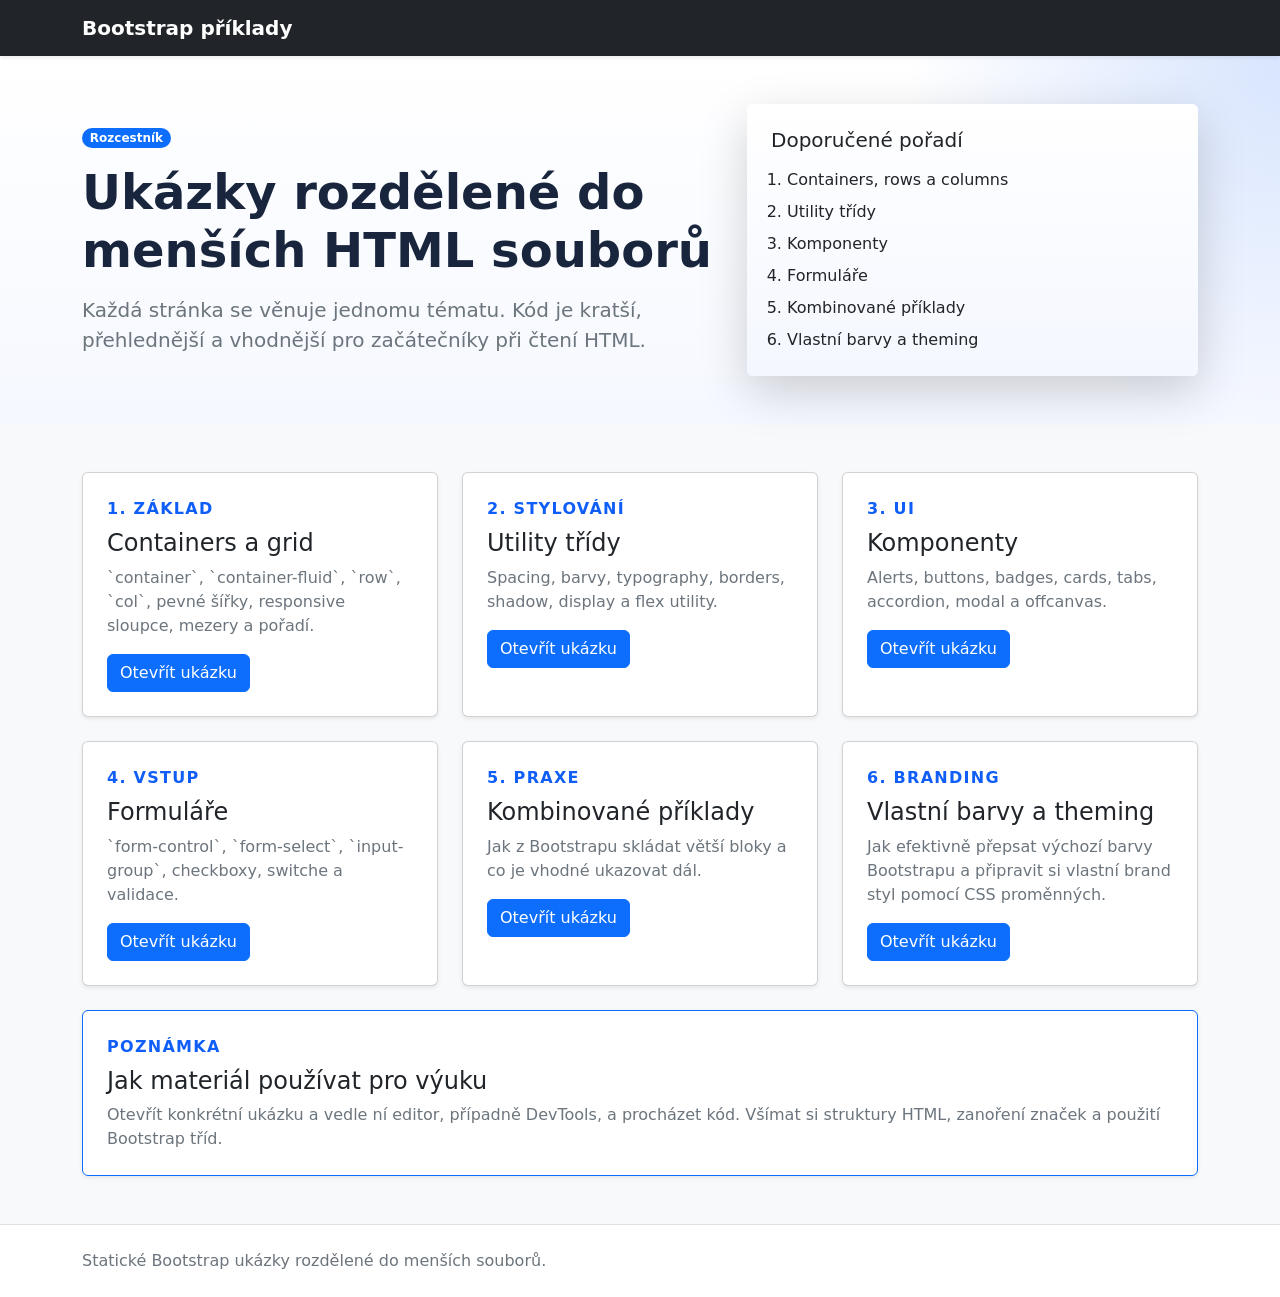
<file: index.html>
<!doctype html>
<html lang="cs">
  <head>
    <meta charset="utf-8">
    <meta name="viewport" content="width=device-width, initial-scale=1">
    <title>Bootstrap - přehled ukázek</title>
    <link
      href="https://cdn.jsdelivr.net/npm/bootstrap@5.3.8/dist/css/bootstrap.min.css"
      rel="stylesheet"
    >
    <link rel="stylesheet" href="./styles.css">
  </head>
  <body class="bg-body-tertiary">
    <nav class="navbar navbar-expand-lg bg-dark navbar-dark shadow-sm">
      <div class="container">
        <a class="navbar-brand fw-semibold" href="./index.html">Bootstrap příklady</a>
      </div>
    </nav>

    <header class="py-5 hero-section">
      <div class="container">
        <div class="row g-4 align-items-center">
          <div class="col-lg-7">
            <span class="badge text-bg-primary rounded-pill mb-3">Rozcestník</span>
            <h1 class="display-5 fw-bold mb-3">Ukázky rozdělené do menších HTML souborů</h1>
            <p class="lead text-secondary mb-0">
              Každá stránka se věnuje jednomu tématu. Kód je kratší, přehlednější
              a vhodnější pro začátečníky při čtení HTML.
            </p>
          </div>
          <div class="col-lg-5">
            <div class="card border-0 shadow-lg demo-card">
              <div class="card-body p-4">
                <h2 class="h5 mb-3">Doporučené pořadí</h2>
                <ol class="mb-0 ps-3">
                  <li class="mb-2">Containers, rows a columns</li>
                  <li class="mb-2">Utility třídy</li>
                  <li class="mb-2">Komponenty</li>
                  <li class="mb-2">Formuláře</li>
                  <li class="mb-2">Kombinované příklady</li>
                  <li>Vlastní barvy a theming</li>
                </ol>
              </div>
            </div>
          </div>
        </div>
      </div>
    </header>

    <main class="py-5">
      <div class="container">
        <div class="row g-4">
          <div class="col-md-6 col-xl-4">
            <div class="card h-100 shadow-sm">
              <div class="card-body p-4">
                <p class="section-kicker">1. Základ</p>
                <h2 class="h4">Containers a grid</h2>
                <p class="text-secondary">
                  `container`, `container-fluid`, `row`, `col`,
                  pevné šířky, responsive sloupce, mezery a pořadí.
                </p>
                <a class="btn btn-primary" href="./01-containers-grid.html">Otevřít ukázku</a>
              </div>
            </div>
          </div>

          <div class="col-md-6 col-xl-4">
            <div class="card h-100 shadow-sm">
              <div class="card-body p-4">
                <p class="section-kicker">2. Stylování</p>
                <h2 class="h4">Utility třídy</h2>
                <p class="text-secondary">
                  Spacing, barvy, typography, borders, shadow,
                  display a flex utility.
                </p>
                <a class="btn btn-primary" href="./02-utilities.html">Otevřít ukázku</a>
              </div>
            </div>
          </div>

          <div class="col-md-6 col-xl-4">
            <div class="card h-100 shadow-sm">
              <div class="card-body p-4">
                <p class="section-kicker">3. UI</p>
                <h2 class="h4">Komponenty</h2>
                <p class="text-secondary">
                  Alerts, buttons, badges, cards, tabs,
                  accordion, modal a offcanvas.
                </p>
                <a class="btn btn-primary" href="./03-components.html">Otevřít ukázku</a>
              </div>
            </div>
          </div>

          <div class="col-md-6 col-xl-4">
            <div class="card h-100 shadow-sm">
              <div class="card-body p-4">
                <p class="section-kicker">4. Vstup</p>
                <h2 class="h4">Formuláře</h2>
                <p class="text-secondary">
                  `form-control`, `form-select`, `input-group`,
                  checkboxy, switche a validace.
                </p>
                <a class="btn btn-primary" href="./04-forms.html">Otevřít ukázku</a>
              </div>
            </div>
          </div>

          <div class="col-md-6 col-xl-4">
            <div class="card h-100 shadow-sm">
              <div class="card-body p-4">
                <p class="section-kicker">5. Praxe</p>
                <h2 class="h4">Kombinované příklady</h2>
                <p class="text-secondary">
                  Jak z Bootstrapu skládat větší bloky a
                  co je vhodné ukazovat dál.
                </p>
                <a class="btn btn-primary" href="./05-layout-examples.html">Otevřít ukázku</a>
              </div>
            </div>
          </div>

          <div class="col-md-6 col-xl-4">
            <div class="card h-100 shadow-sm">
              <div class="card-body p-4">
                <p class="section-kicker">6. Branding</p>
                <h2 class="h4">Vlastní barvy a theming</h2>
                <p class="text-secondary">
                  Jak efektivně přepsat výchozí barvy Bootstrapu a připravit si
                  vlastní brand styl pomocí CSS proměnných.
                </p>
                <a class="btn btn-primary" href="./06-brand-theming.html">Otevřít ukázku</a>
              </div>
            </div>
          </div>
        </div>

        <div class="card shadow-sm border-primary mt-4">
          <div class="card-body p-4">
            <p class="section-kicker">Poznámka</p>
            <h2 class="h4">Jak materiál používat pro výuku</h2>
            <p class="text-secondary mb-0">
              Otevřít konkrétní ukázku a vedle ní editor, případně DevTools, a procházet kód.
              Všímat si struktury HTML, zanoření značek a použití Bootstrap tříd.
            </p>
          </div>
        </div>
      </div>
    </main>

    <footer class="py-4 border-top bg-body">
      <div class="container">
        <p class="mb-0 text-secondary">Statické Bootstrap ukázky rozdělené do menších souborů.</p>
      </div>
    </footer>
  </body>
</html>
</file>
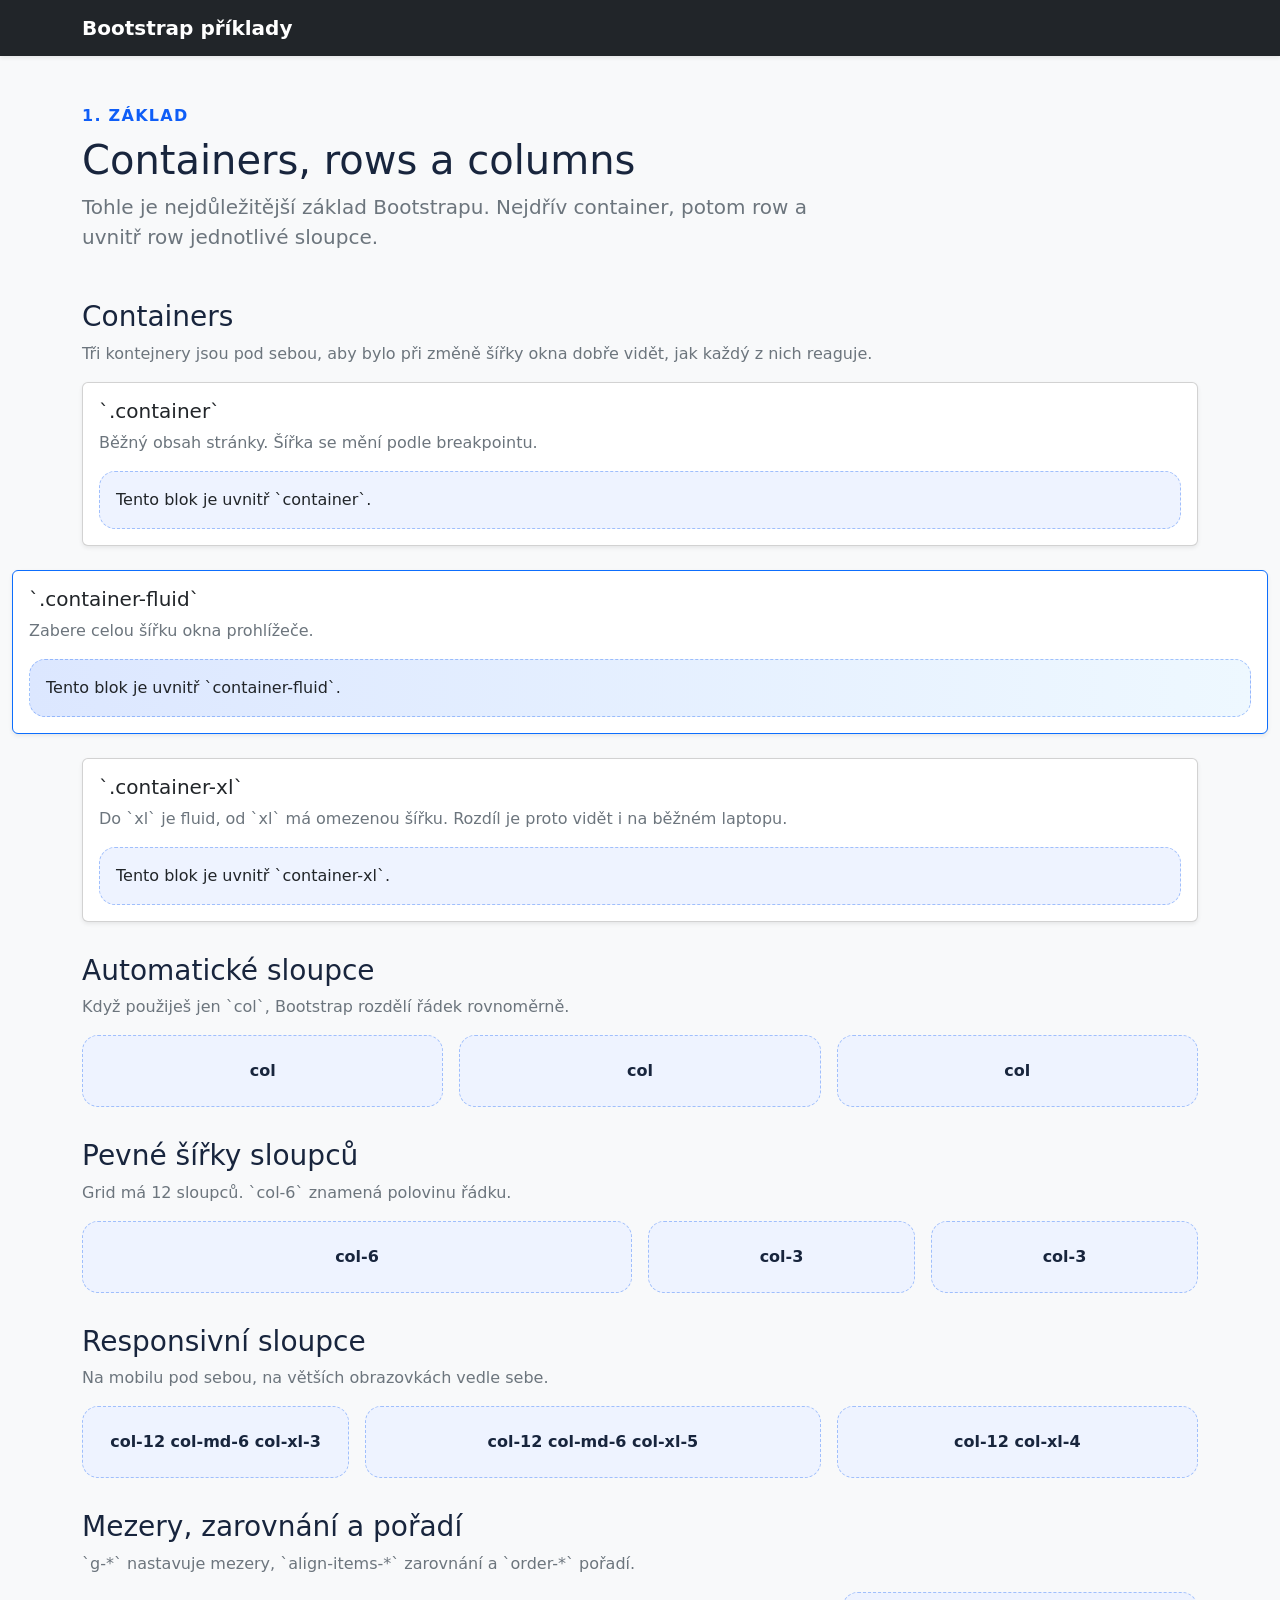
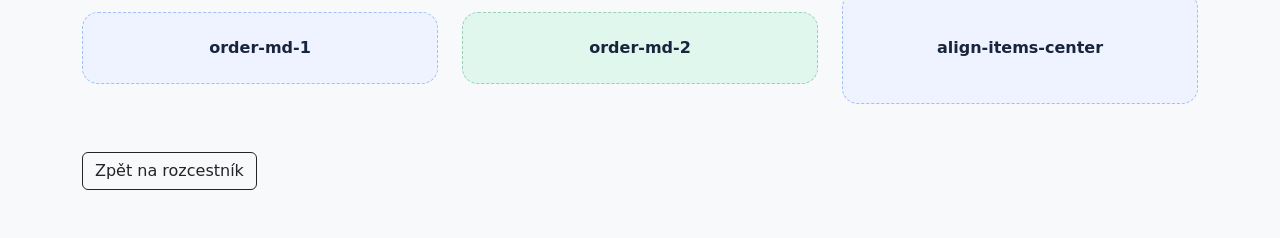
<file: 01-containers-grid.html>
<!doctype html>
<html lang="cs">
  <head>
    <meta charset="utf-8">
    <meta name="viewport" content="width=device-width, initial-scale=1">
    <title>Bootstrap - containers a grid</title>
    <link
      href="https://cdn.jsdelivr.net/npm/bootstrap@5.3.8/dist/css/bootstrap.min.css"
      rel="stylesheet"
    >
    <link rel="stylesheet" href="./styles.css">
  </head>
  <body class="bg-body-tertiary">
    <nav class="navbar navbar-expand-lg bg-dark navbar-dark shadow-sm">
      <div class="container">
        <a class="navbar-brand fw-semibold" href="./index.html">Bootstrap příklady</a>
      </div>
    </nav>

    <main class="py-5">
      <div class="container">
        <div class="page-intro">
          <p class="section-kicker">1. Základ</p>
          <h1>Containers, rows a columns</h1>
          <p class="lead text-secondary mb-0">
            Tohle je nejdůležitější základ Bootstrapu. Nejdřív container, potom row
            a uvnitř row jednotlivé sloupce.
          </p>
        </div>
      </div>

      <section class="example-block">
        <div class="container">
          <h2 class="h3">Containers</h2>
          <p class="text-secondary">
            Tři kontejnery jsou pod sebou, aby bylo při změně šířky okna dobře vidět,
            jak každý z nich reaguje.
          </p>
        </div>

        <div class="container mb-4">
          <div class="card shadow-sm">
            <div class="card-body">
              <h3 class="h5">`.container`</h3>
              <p class="text-secondary">Běžný obsah stránky. Šířka se mění podle breakpointu.</p>
              <div class="demo-box">Tento blok je uvnitř `container`.</div>
            </div>
          </div>
        </div>

        <div class="container-fluid mb-4">
          <div class="card shadow-sm border-primary">
            <div class="card-body">
              <h3 class="h5">`.container-fluid`</h3>
              <p class="text-secondary">Zabere celou šířku okna prohlížeče.</p>
              <div class="demo-box demo-box-fluid">Tento blok je uvnitř `container-fluid`.</div>
            </div>
          </div>
        </div>

        <div class="container-xl">
          <div class="card shadow-sm">
            <div class="card-body">
              <h3 class="h5">`.container-xl`</h3>
              <p class="text-secondary">Do `xl` je fluid, od `xl` má omezenou šířku. Rozdíl je proto vidět i na běžném laptopu.</p>
              <div class="demo-box">Tento blok je uvnitř `container-xl`.</div>
            </div>
          </div>
        </div>
      </section>

      <div class="container">
        <section class="example-block">
          <h2 class="h3">Automatické sloupce</h2>
          <p class="text-secondary">Když použiješ jen `col`, Bootstrap rozdělí řádek rovnoměrně.</p>
          <div class="row g-3">
            <div class="col"><div class="grid-demo">col</div></div>
            <div class="col"><div class="grid-demo">col</div></div>
            <div class="col"><div class="grid-demo">col</div></div>
          </div>
        </section>

        <section class="example-block">
          <h2 class="h3">Pevné šířky sloupců</h2>
          <p class="text-secondary">Grid má 12 sloupců. `col-6` znamená polovinu řádku.</p>
          <div class="row g-3">
            <div class="col-6"><div class="grid-demo">col-6</div></div>
            <div class="col-3"><div class="grid-demo">col-3</div></div>
            <div class="col-3"><div class="grid-demo">col-3</div></div>
          </div>
        </section>

        <section class="example-block">
          <h2 class="h3">Responsivní sloupce</h2>
          <p class="text-secondary">Na mobilu pod sebou, na větších obrazovkách vedle sebe.</p>
          <div class="row g-3">
            <div class="col-12 col-md-6 col-xl-3">
              <div class="grid-demo">col-12 col-md-6 col-xl-3</div>
            </div>
            <div class="col-12 col-md-6 col-xl-5">
              <div class="grid-demo">col-12 col-md-6 col-xl-5</div>
            </div>
            <div class="col-12 col-xl-4">
              <div class="grid-demo">col-12 col-xl-4</div>
            </div>
          </div>
        </section>

        <section class="example-block">
          <h2 class="h3">Mezery, zarovnání a pořadí</h2>
          <p class="text-secondary">`g-*` nastavuje mezery, `align-items-*` zarovnání a `order-*` pořadí.</p>
          <div class="row g-4 align-items-center">
            <div class="col-md-4 order-md-2">
              <div class="grid-demo grid-demo-accent">order-md-2</div>
            </div>
            <div class="col-md-4 order-md-1">
              <div class="grid-demo">order-md-1</div>
            </div>
            <div class="col-md-4 order-md-3">
              <div class="grid-demo grid-demo-tall">align-items-center</div>
            </div>
          </div>
        </section>

        <div class="mt-5">
          <a class="btn btn-outline-dark" href="./index.html">Zpět na rozcestník</a>
        </div>
      </div>
    </main>
  </body>
</html>
</file>
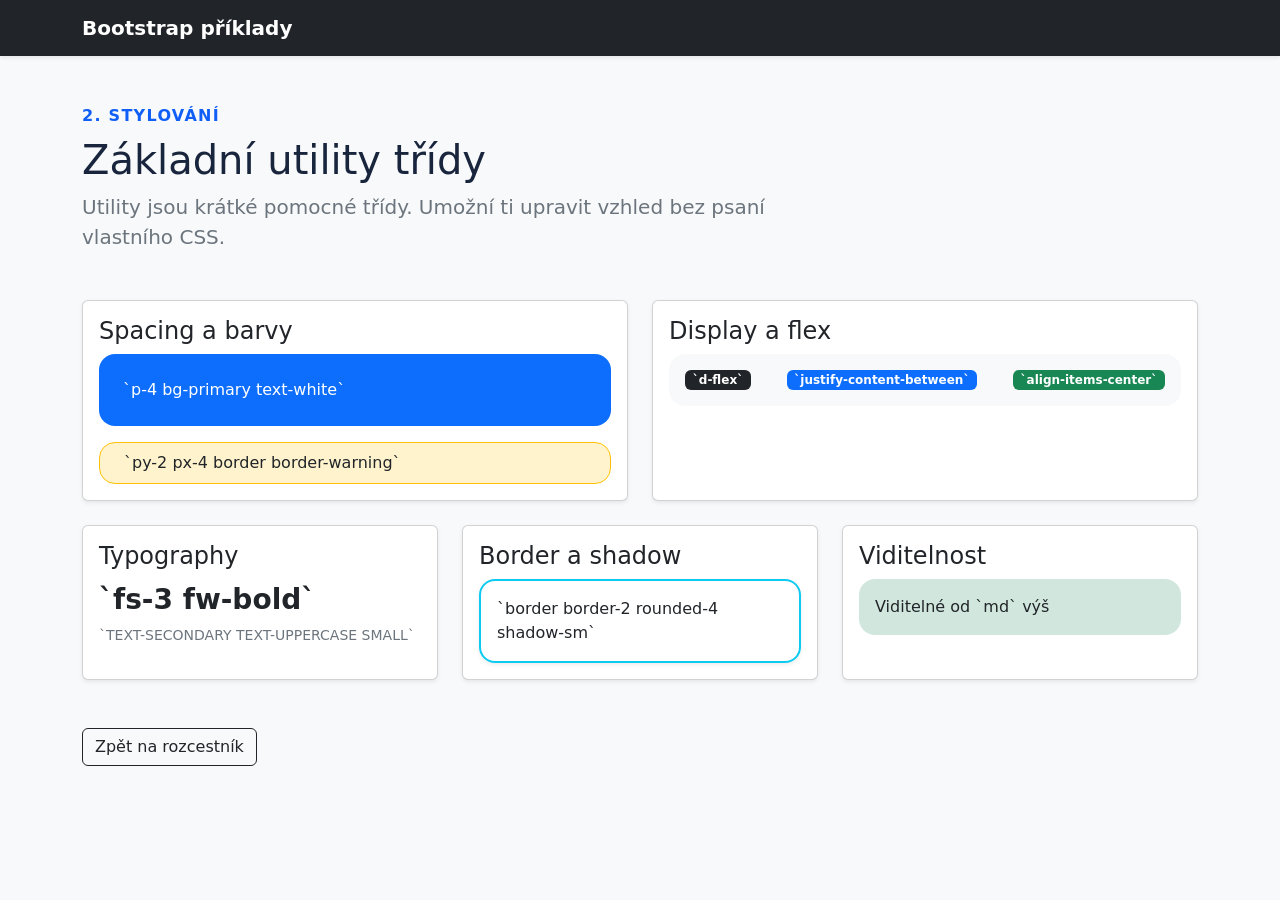
<file: 02-utilities.html>
<!doctype html>
<html lang="cs">
  <head>
    <meta charset="utf-8">
    <meta name="viewport" content="width=device-width, initial-scale=1">
    <title>Bootstrap - utility třídy</title>
    <link
      href="https://cdn.jsdelivr.net/npm/bootstrap@5.3.8/dist/css/bootstrap.min.css"
      rel="stylesheet"
    >
    <link rel="stylesheet" href="./styles.css">
  </head>
  <body class="bg-body-tertiary">
    <nav class="navbar navbar-expand-lg bg-dark navbar-dark shadow-sm">
      <div class="container">
        <a class="navbar-brand fw-semibold" href="./index.html">Bootstrap příklady</a>
      </div>
    </nav>

    <main class="py-5">
      <div class="container">
        <div class="page-intro">
          <p class="section-kicker">2. Stylování</p>
          <h1>Základní utility třídy</h1>
          <p class="lead text-secondary mb-0">
            Utility jsou krátké pomocné třídy. Umožní ti upravit vzhled bez psaní vlastního CSS.
          </p>
        </div>

        <div class="row g-4">
          <div class="col-lg-6">
            <div class="card h-100 shadow-sm">
              <div class="card-body">
                <h2 class="h4">Spacing a barvy</h2>
                <div class="p-4 mb-3 rounded-4 bg-primary text-white">`p-4 bg-primary text-white`</div>
                <div class="py-2 px-4 rounded-4 bg-warning-subtle text-dark border border-warning">
                  `py-2 px-4 border border-warning`
                </div>
              </div>
            </div>
          </div>

          <div class="col-lg-6">
            <div class="card h-100 shadow-sm">
              <div class="card-body">
                <h2 class="h4">Display a flex</h2>
                <div class="d-flex justify-content-between align-items-center gap-3 p-3 bg-body-tertiary rounded-4">
                  <span class="badge text-bg-dark">`d-flex`</span>
                  <span class="badge text-bg-primary">`justify-content-between`</span>
                  <span class="badge text-bg-success">`align-items-center`</span>
                </div>
              </div>
            </div>
          </div>

          <div class="col-lg-4">
            <div class="card h-100 shadow-sm">
              <div class="card-body">
                <h2 class="h4">Typography</h2>
                <p class="fs-3 fw-bold mb-1">`fs-3 fw-bold`</p>
                <p class="text-secondary text-uppercase small mb-0">`text-secondary text-uppercase small`</p>
              </div>
            </div>
          </div>

          <div class="col-lg-4">
            <div class="card h-100 shadow-sm">
              <div class="card-body">
                <h2 class="h4">Border a shadow</h2>
                <div class="p-3 border border-2 border-info rounded-4 shadow-sm">
                  `border border-2 rounded-4 shadow-sm`
                </div>
              </div>
            </div>
          </div>

          <div class="col-lg-4">
            <div class="card h-100 shadow-sm">
              <div class="card-body">
                <h2 class="h4">Viditelnost</h2>
                <div class="d-none d-md-block p-3 bg-success-subtle rounded-4">
                  Viditelné od `md` výš
                </div>
                <div class="d-md-none p-3 bg-danger-subtle rounded-4 mt-2">
                  Viditelné jen pod `md`
                </div>
              </div>
            </div>
          </div>
        </div>

        <div class="mt-5">
          <a class="btn btn-outline-dark" href="./index.html">Zpět na rozcestník</a>
        </div>
      </div>
    </main>
  </body>
</html>
</file>
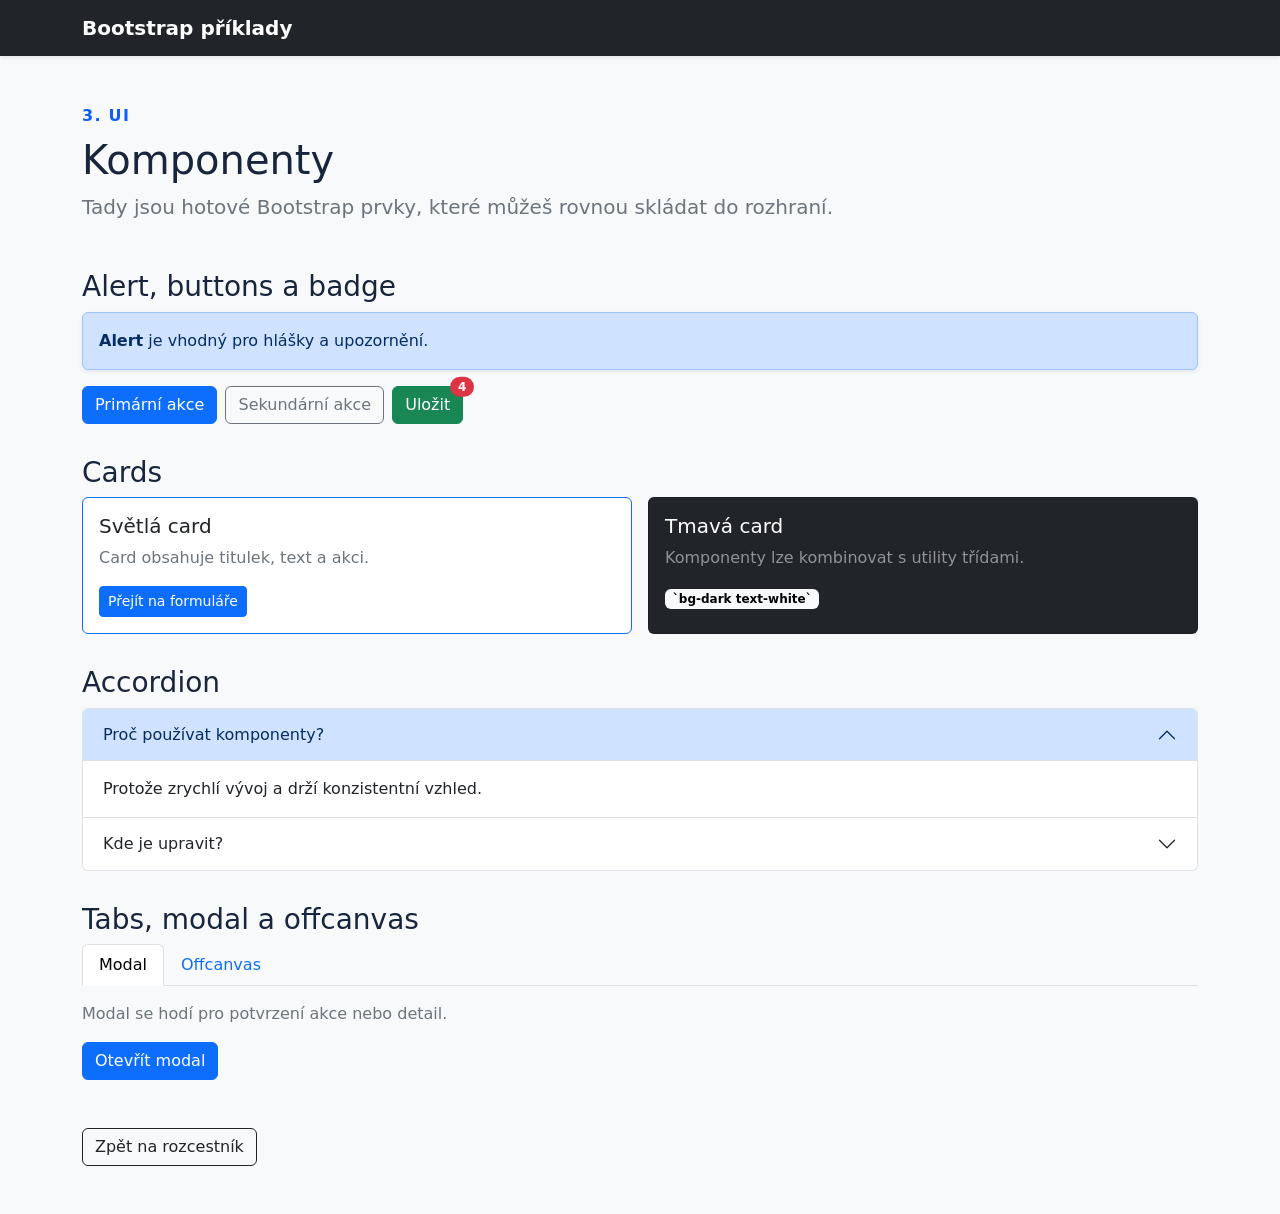
<file: 03-components.html>
<!doctype html>
<html lang="cs">
  <head>
    <meta charset="utf-8">
    <meta name="viewport" content="width=device-width, initial-scale=1">
    <title>Bootstrap - komponenty</title>
    <link
      href="https://cdn.jsdelivr.net/npm/bootstrap@5.3.8/dist/css/bootstrap.min.css"
      rel="stylesheet"
    >
    <link rel="stylesheet" href="./styles.css">
  </head>
  <body class="bg-body-tertiary">
    <nav class="navbar navbar-expand-lg bg-dark navbar-dark shadow-sm">
      <div class="container">
        <a class="navbar-brand fw-semibold" href="./index.html">Bootstrap příklady</a>
      </div>
    </nav>

    <main class="py-5">
      <div class="container">
        <div class="page-intro">
          <p class="section-kicker">3. UI</p>
          <h1>Komponenty</h1>
          <p class="lead text-secondary mb-0">
            Tady jsou hotové Bootstrap prvky, které můžeš rovnou skládat do rozhraní.
          </p>
        </div>

        <section class="example-block">
          <h2 class="h3">Alert, buttons a badge</h2>
          <div class="alert alert-primary shadow-sm" role="alert">
            <strong>Alert</strong> je vhodný pro hlášky a upozornění.
          </div>
          <div class="d-flex flex-wrap gap-2">
            <button class="btn btn-primary">Primární akce</button>
            <button class="btn btn-outline-secondary">Sekundární akce</button>
            <button class="btn btn-success position-relative">
              Uložit
              <span class="position-absolute top-0 start-100 translate-middle badge rounded-pill text-bg-danger">4</span>
            </button>
          </div>
        </section>

        <section class="example-block">
          <h2 class="h3">Cards</h2>
          <div class="row g-3">
            <div class="col-md-6">
              <div class="card h-100 border-primary">
                <div class="card-body">
                  <h3 class="card-title h5">Světlá card</h3>
                  <p class="card-text text-secondary">Card obsahuje titulek, text a akci.</p>
                  <a href="./04-forms.html" class="btn btn-sm btn-primary">Přejít na formuláře</a>
                </div>
              </div>
            </div>
            <div class="col-md-6">
              <div class="card h-100 bg-dark text-white">
                <div class="card-body">
                  <h3 class="card-title h5">Tmavá card</h3>
                  <p class="card-text text-white-50">Komponenty lze kombinovat s utility třídami.</p>
                  <span class="badge text-bg-light">`bg-dark text-white`</span>
                </div>
              </div>
            </div>
          </div>
        </section>

        <section class="example-block">
          <h2 class="h3">Accordion</h2>
          <div class="accordion" id="demoAccordion">
            <div class="accordion-item">
              <h3 class="accordion-header">
                <button class="accordion-button" type="button" data-bs-toggle="collapse" data-bs-target="#itemOne" aria-expanded="true" aria-controls="itemOne">
                  Proč používat komponenty?
                </button>
              </h3>
              <div id="itemOne" class="accordion-collapse collapse show" data-bs-parent="#demoAccordion">
                <div class="accordion-body">
                  Protože zrychlí vývoj a drží konzistentní vzhled.
                </div>
              </div>
            </div>
            <div class="accordion-item">
              <h3 class="accordion-header">
                <button class="accordion-button collapsed" type="button" data-bs-toggle="collapse" data-bs-target="#itemTwo" aria-expanded="false" aria-controls="itemTwo">
                  Kde je upravit?
                </button>
              </h3>
              <div id="itemTwo" class="accordion-collapse collapse" data-bs-parent="#demoAccordion">
                <div class="accordion-body">
                  Přes utility třídy, vlastní CSS nebo vlastní build Bootstrapu.
                </div>
              </div>
            </div>
          </div>
        </section>

        <section class="example-block">
          <h2 class="h3">Tabs, modal a offcanvas</h2>
          <ul class="nav nav-tabs mb-3" id="componentTabs" role="tablist">
            <li class="nav-item" role="presentation">
              <button class="nav-link active" id="modal-tab" data-bs-toggle="tab" data-bs-target="#modal-pane" type="button" role="tab" aria-controls="modal-pane" aria-selected="true">
                Modal
              </button>
            </li>
            <li class="nav-item" role="presentation">
              <button class="nav-link" id="offcanvas-tab" data-bs-toggle="tab" data-bs-target="#offcanvas-pane" type="button" role="tab" aria-controls="offcanvas-pane" aria-selected="false">
                Offcanvas
              </button>
            </li>
          </ul>

          <div class="tab-content">
            <div class="tab-pane fade show active" id="modal-pane" role="tabpanel" aria-labelledby="modal-tab" tabindex="0">
              <p class="text-secondary">Modal se hodí pro potvrzení akce nebo detail.</p>
              <button class="btn btn-primary" type="button" data-bs-toggle="modal" data-bs-target="#demoModal">
                Otevřít modal
              </button>
            </div>
            <div class="tab-pane fade" id="offcanvas-pane" role="tabpanel" aria-labelledby="offcanvas-tab" tabindex="0">
              <p class="text-secondary">Offcanvas je vhodný pro mobilní menu nebo boční panel.</p>
              <button class="btn btn-outline-primary" type="button" data-bs-toggle="offcanvas" data-bs-target="#demoOffcanvas" aria-controls="demoOffcanvas">
                Otevřít offcanvas
              </button>
            </div>
          </div>
        </section>

        <div class="mt-5">
          <a class="btn btn-outline-dark" href="./index.html">Zpět na rozcestník</a>
        </div>
      </div>
    </main>

    <div class="modal fade" id="demoModal" tabindex="-1" aria-labelledby="demoModalLabel" aria-hidden="true">
      <div class="modal-dialog modal-dialog-centered">
        <div class="modal-content">
          <div class="modal-header">
            <h2 class="modal-title fs-5" id="demoModalLabel">Bootstrap modal</h2>
            <button type="button" class="btn-close" data-bs-dismiss="modal" aria-label="Zavřít"></button>
          </div>
          <div class="modal-body">
            Tento dialog ukazuje interaktivní Bootstrap komponentu.
          </div>
          <div class="modal-footer">
            <button type="button" class="btn btn-secondary" data-bs-dismiss="modal">Zavřít</button>
            <button type="button" class="btn btn-primary">Potvrdit</button>
          </div>
        </div>
      </div>
    </div>

    <div class="offcanvas offcanvas-end" tabindex="-1" id="demoOffcanvas" aria-labelledby="demoOffcanvasLabel">
      <div class="offcanvas-header">
        <h2 class="offcanvas-title fs-5" id="demoOffcanvasLabel">Bootstrap offcanvas</h2>
        <button type="button" class="btn-close" data-bs-dismiss="offcanvas" aria-label="Zavřít"></button>
      </div>
      <div class="offcanvas-body">
        <p>Vhodné pro mobilní navigaci nebo filtry.</p>
        <a href="./index.html" class="btn btn-outline-primary" data-bs-dismiss="offcanvas">Zpět na rozcestník</a>
      </div>
    </div>

    <script src="https://cdn.jsdelivr.net/npm/bootstrap@5.3.8/dist/js/bootstrap.bundle.min.js"></script>
  </body>
</html>
</file>
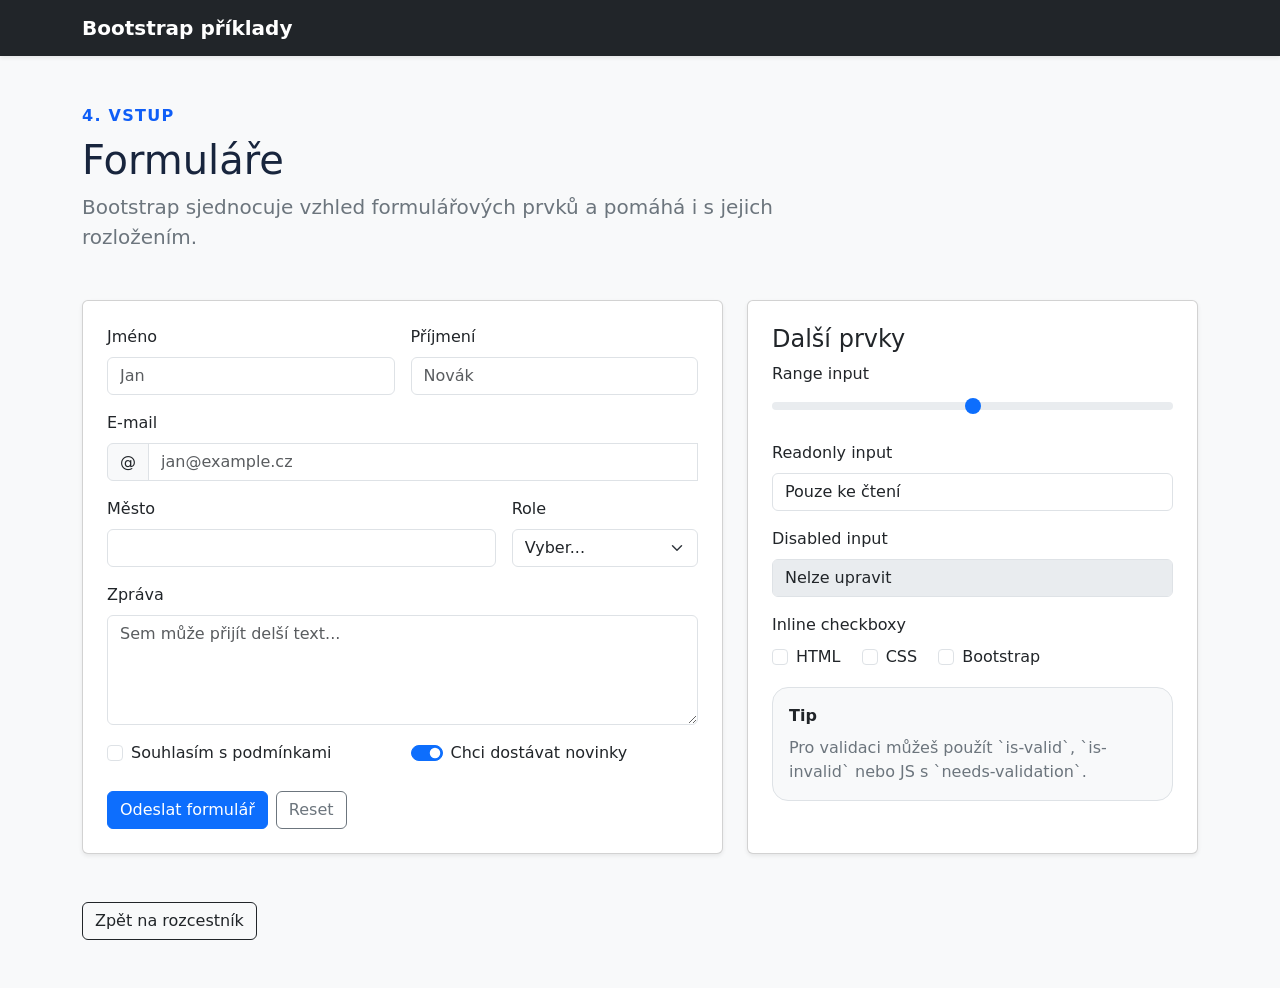
<file: 04-forms.html>
<!doctype html>
<html lang="cs">
  <head>
    <meta charset="utf-8">
    <meta name="viewport" content="width=device-width, initial-scale=1">
    <title>Bootstrap - formuláře</title>
    <link
      href="https://cdn.jsdelivr.net/npm/bootstrap@5.3.8/dist/css/bootstrap.min.css"
      rel="stylesheet"
    >
    <link rel="stylesheet" href="./styles.css">
  </head>
  <body class="bg-body-tertiary">
    <nav class="navbar navbar-expand-lg bg-dark navbar-dark shadow-sm">
      <div class="container">
        <a class="navbar-brand fw-semibold" href="./index.html">Bootstrap příklady</a>
      </div>
    </nav>

    <main class="py-5">
      <div class="container">
        <div class="page-intro">
          <p class="section-kicker">4. Vstup</p>
          <h1>Formuláře</h1>
          <p class="lead text-secondary mb-0">
            Bootstrap sjednocuje vzhled formulářových prvků a pomáhá i s jejich rozložením.
          </p>
        </div>

        <div class="row g-4">
          <div class="col-lg-7">
            <form class="card shadow-sm needs-validation" novalidate>
              <div class="card-body p-4">
                <div class="row g-3">
                  <div class="col-md-6">
                    <label for="firstName" class="form-label">Jméno</label>
                    <input type="text" class="form-control" id="firstName" placeholder="Jan" required>
                    <div class="invalid-feedback">Vyplň jméno.</div>
                  </div>

                  <div class="col-md-6">
                    <label for="lastName" class="form-label">Příjmení</label>
                    <input type="text" class="form-control" id="lastName" placeholder="Novák" required>
                    <div class="invalid-feedback">Vyplň příjmení.</div>
                  </div>

                  <div class="col-12">
                    <label for="email" class="form-label">E-mail</label>
                    <div class="input-group">
                      <span class="input-group-text">@</span>
                      <input type="email" class="form-control" id="email" placeholder="jan@example.cz" required>
                      <div class="invalid-feedback">Vyplň platný e-mail.</div>
                    </div>
                  </div>

                  <div class="col-md-8">
                    <label for="city" class="form-label">Město</label>
                    <input type="text" class="form-control" id="city" required>
                  </div>

                  <div class="col-md-4">
                    <label for="role" class="form-label">Role</label>
                    <select id="role" class="form-select" required>
                      <option selected disabled value="">Vyber...</option>
                      <option>Student</option>
                      <option>Lektor</option>
                      <option>Administrátor</option>
                    </select>
                  </div>

                  <div class="col-12">
                    <label for="message" class="form-label">Zpráva</label>
                    <textarea id="message" class="form-control" rows="4" placeholder="Sem může přijít delší text..."></textarea>
                  </div>

                  <div class="col-md-6">
                    <div class="form-check">
                      <input class="form-check-input" type="checkbox" value="" id="terms" required>
                      <label class="form-check-label" for="terms">Souhlasím s podmínkami</label>
                      <div class="invalid-feedback">Potvrď souhlas.</div>
                    </div>
                  </div>

                  <div class="col-md-6">
                    <div class="form-check form-switch">
                      <input class="form-check-input" type="checkbox" role="switch" id="newsletter" checked>
                      <label class="form-check-label" for="newsletter">Chci dostávat novinky</label>
                    </div>
                  </div>
                </div>

                <div class="d-flex flex-wrap gap-2 mt-4">
                  <button class="btn btn-primary" type="submit">Odeslat formulář</button>
                  <button class="btn btn-outline-secondary" type="reset">Reset</button>
                </div>
              </div>
            </form>
          </div>

          <div class="col-lg-5">
            <div class="card shadow-sm h-100">
              <div class="card-body p-4">
                <h2 class="h4">Další prvky</h2>

                <div class="mb-3">
                  <label for="range" class="form-label">Range input</label>
                  <input type="range" class="form-range" min="0" max="100" id="range">
                </div>

                <div class="mb-3">
                  <label for="readOnlyInput" class="form-label">Readonly input</label>
                  <input class="form-control" id="readOnlyInput" type="text" value="Pouze ke čtení" readonly>
                </div>

                <div class="mb-3">
                  <label for="disabledInput" class="form-label">Disabled input</label>
                  <input class="form-control" id="disabledInput" type="text" value="Nelze upravit" disabled>
                </div>

                <div class="mb-3">
                  <label class="form-label d-block">Inline checkboxy</label>
                  <div class="form-check form-check-inline">
                    <input class="form-check-input" type="checkbox" id="inline1" value="option1">
                    <label class="form-check-label" for="inline1">HTML</label>
                  </div>
                  <div class="form-check form-check-inline">
                    <input class="form-check-input" type="checkbox" id="inline2" value="option2">
                    <label class="form-check-label" for="inline2">CSS</label>
                  </div>
                  <div class="form-check form-check-inline">
                    <input class="form-check-input" type="checkbox" id="inline3" value="option3">
                    <label class="form-check-label" for="inline3">Bootstrap</label>
                  </div>
                </div>

                <div class="p-3 rounded-4 bg-body-tertiary border">
                  <p class="mb-2 fw-semibold">Tip</p>
                  <p class="mb-0 text-secondary">
                    Pro validaci můžeš použít `is-valid`, `is-invalid` nebo JS s `needs-validation`.
                  </p>
                </div>
              </div>
            </div>
          </div>
        </div>

        <div class="mt-5">
          <a class="btn btn-outline-dark" href="./index.html">Zpět na rozcestník</a>
        </div>
      </div>
    </main>

    <script>
      (() => {
        const forms = document.querySelectorAll('.needs-validation');
        Array.from(forms).forEach((form) => {
          form.addEventListener('submit', (event) => {
            if (!form.checkValidity()) {
              event.preventDefault();
              event.stopPropagation();
            }

            form.classList.add('was-validated');
          }, false);
        });
      })();
    </script>
  </body>
</html>
</file>
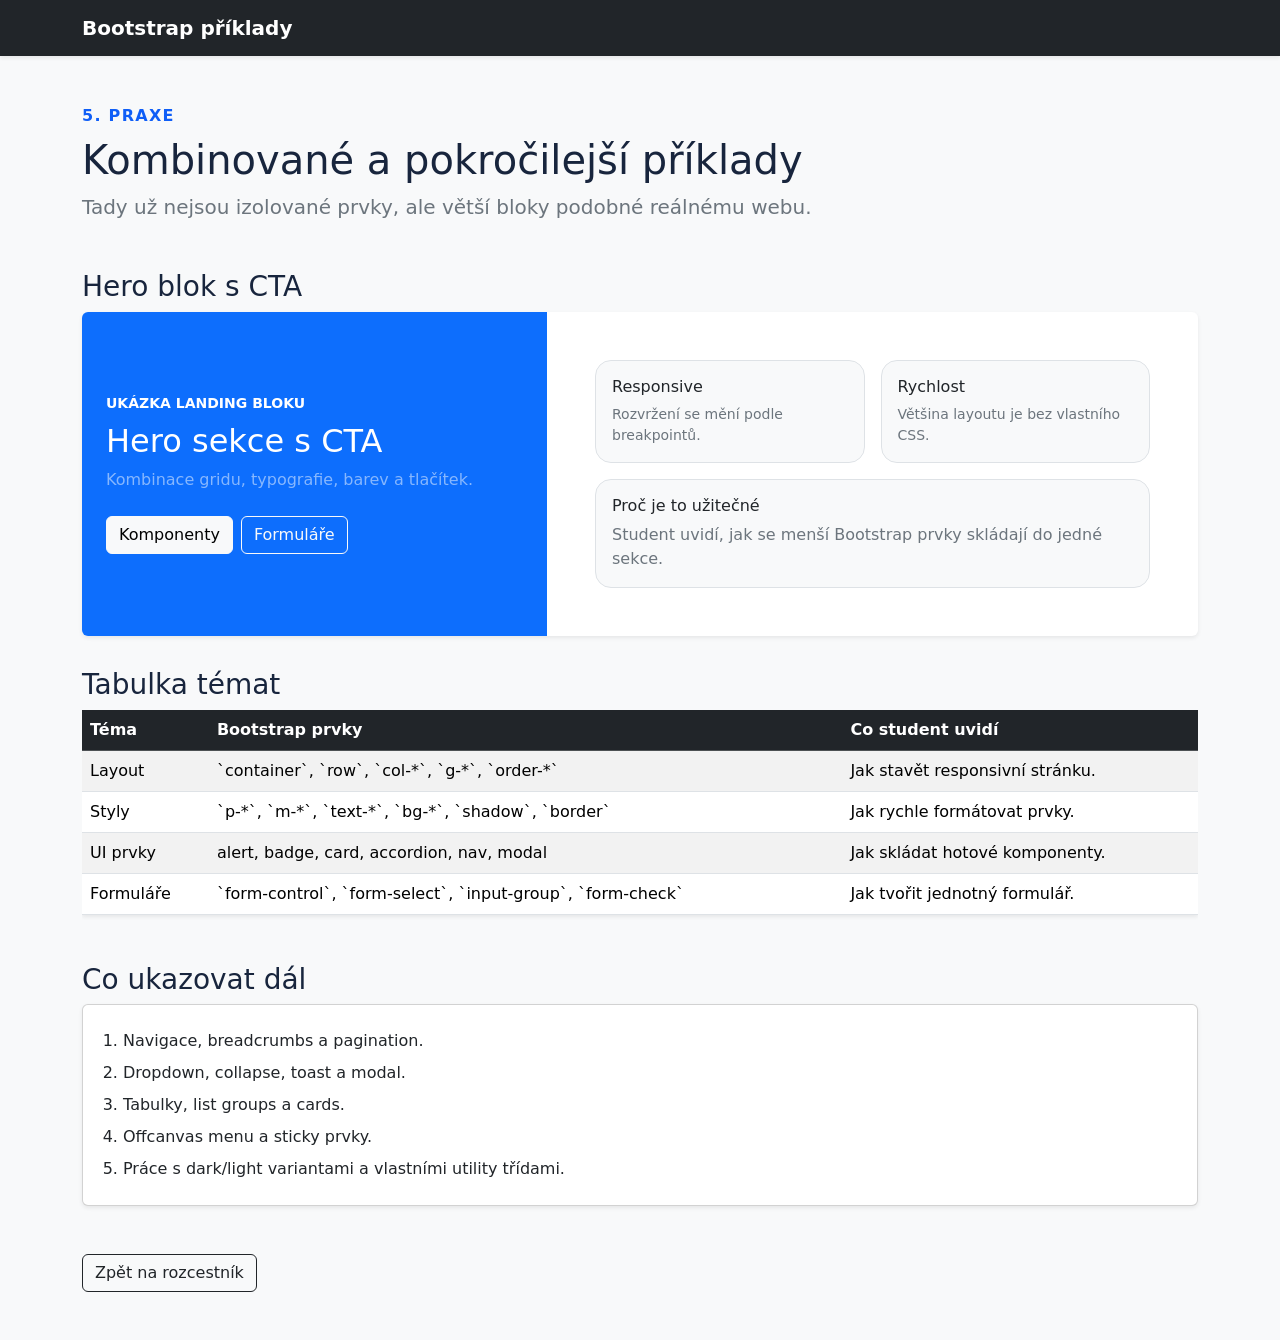
<file: 05-layout-examples.html>
<!doctype html>
<html lang="cs">
  <head>
    <meta charset="utf-8">
    <meta name="viewport" content="width=device-width, initial-scale=1">
    <title>Bootstrap - kombinované příklady</title>
    <link
      href="https://cdn.jsdelivr.net/npm/bootstrap@5.3.8/dist/css/bootstrap.min.css"
      rel="stylesheet"
    >
    <link rel="stylesheet" href="./styles.css">
  </head>
  <body class="bg-body-tertiary">
    <nav class="navbar navbar-expand-lg bg-dark navbar-dark shadow-sm">
      <div class="container">
        <a class="navbar-brand fw-semibold" href="./index.html">Bootstrap příklady</a>
      </div>
    </nav>

    <main class="py-5">
      <div class="container">
        <div class="page-intro">
          <p class="section-kicker">5. Praxe</p>
          <h1>Kombinované a pokročilejší příklady</h1>
          <p class="lead text-secondary mb-0">
            Tady už nejsou izolované prvky, ale větší bloky podobné reálnému webu.
          </p>
        </div>

        <section class="example-block">
          <h2 class="h3">Hero blok s CTA</h2>
          <div class="card border-0 shadow-sm overflow-hidden">
            <div class="row g-0">
              <div class="col-md-5 bg-primary text-white p-4 d-flex flex-column justify-content-center">
                <p class="text-uppercase small fw-semibold mb-2">Ukázka landing bloku</p>
                <h3 class="h2">Hero sekce s CTA</h3>
                <p class="mb-4 text-white-50">Kombinace gridu, typografie, barev a tlačítek.</p>
                <div class="d-flex flex-wrap gap-2">
                  <a href="./03-components.html" class="btn btn-light">Komponenty</a>
                  <a href="./04-forms.html" class="btn btn-outline-light">Formuláře</a>
                </div>
              </div>

              <div class="col-md-7 p-4 p-lg-5">
                <div class="row g-3">
                  <div class="col-6">
                    <div class="p-3 rounded-4 bg-body-tertiary border h-100">
                      <h4 class="h6">Responsive</h4>
                      <p class="mb-0 text-secondary small">Rozvržení se mění podle breakpointů.</p>
                    </div>
                  </div>
                  <div class="col-6">
                    <div class="p-3 rounded-4 bg-body-tertiary border h-100">
                      <h4 class="h6">Rychlost</h4>
                      <p class="mb-0 text-secondary small">Většina layoutu je bez vlastního CSS.</p>
                    </div>
                  </div>
                  <div class="col-12">
                    <div class="p-3 rounded-4 bg-body-tertiary border">
                      <h4 class="h6">Proč je to užitečné</h4>
                      <p class="mb-0 text-secondary">
                        Student uvidí, jak se menší Bootstrap prvky skládají do jedné sekce.
                      </p>
                    </div>
                  </div>
                </div>
              </div>
            </div>
          </div>
        </section>

        <section class="example-block">
          <h2 class="h3">Tabulka témat</h2>
          <div class="table-responsive">
            <table class="table table-striped table-hover align-middle shadow-sm">
              <thead class="table-dark">
                <tr>
                  <th>Téma</th>
                  <th>Bootstrap prvky</th>
                  <th>Co student uvidí</th>
                </tr>
              </thead>
              <tbody>
                <tr>
                  <td>Layout</td>
                  <td>`container`, `row`, `col-*`, `g-*`, `order-*`</td>
                  <td>Jak stavět responsivní stránku.</td>
                </tr>
                <tr>
                  <td>Styly</td>
                  <td>`p-*`, `m-*`, `text-*`, `bg-*`, `shadow`, `border`</td>
                  <td>Jak rychle formátovat prvky.</td>
                </tr>
                <tr>
                  <td>UI prvky</td>
                  <td>alert, badge, card, accordion, nav, modal</td>
                  <td>Jak skládat hotové komponenty.</td>
                </tr>
                <tr>
                  <td>Formuláře</td>
                  <td>`form-control`, `form-select`, `input-group`, `form-check`</td>
                  <td>Jak tvořit jednotný formulář.</td>
                </tr>
              </tbody>
            </table>
          </div>
        </section>

        <section class="example-block">
          <h2 class="h3">Co ukazovat dál</h2>
          <div class="card shadow-sm">
            <div class="card-body p-4">
              <ol class="mb-0 ps-3">
                <li class="mb-2">Navigace, breadcrumbs a pagination.</li>
                <li class="mb-2">Dropdown, collapse, toast a modal.</li>
                <li class="mb-2">Tabulky, list groups a cards.</li>
                <li class="mb-2">Offcanvas menu a sticky prvky.</li>
                <li>Práce s dark/light variantami a vlastními utility třídami.</li>
              </ol>
            </div>
          </div>
        </section>

        <div class="mt-5">
          <a class="btn btn-outline-dark" href="./index.html">Zpět na rozcestník</a>
        </div>
      </div>
    </main>
  </body>
</html>
</file>
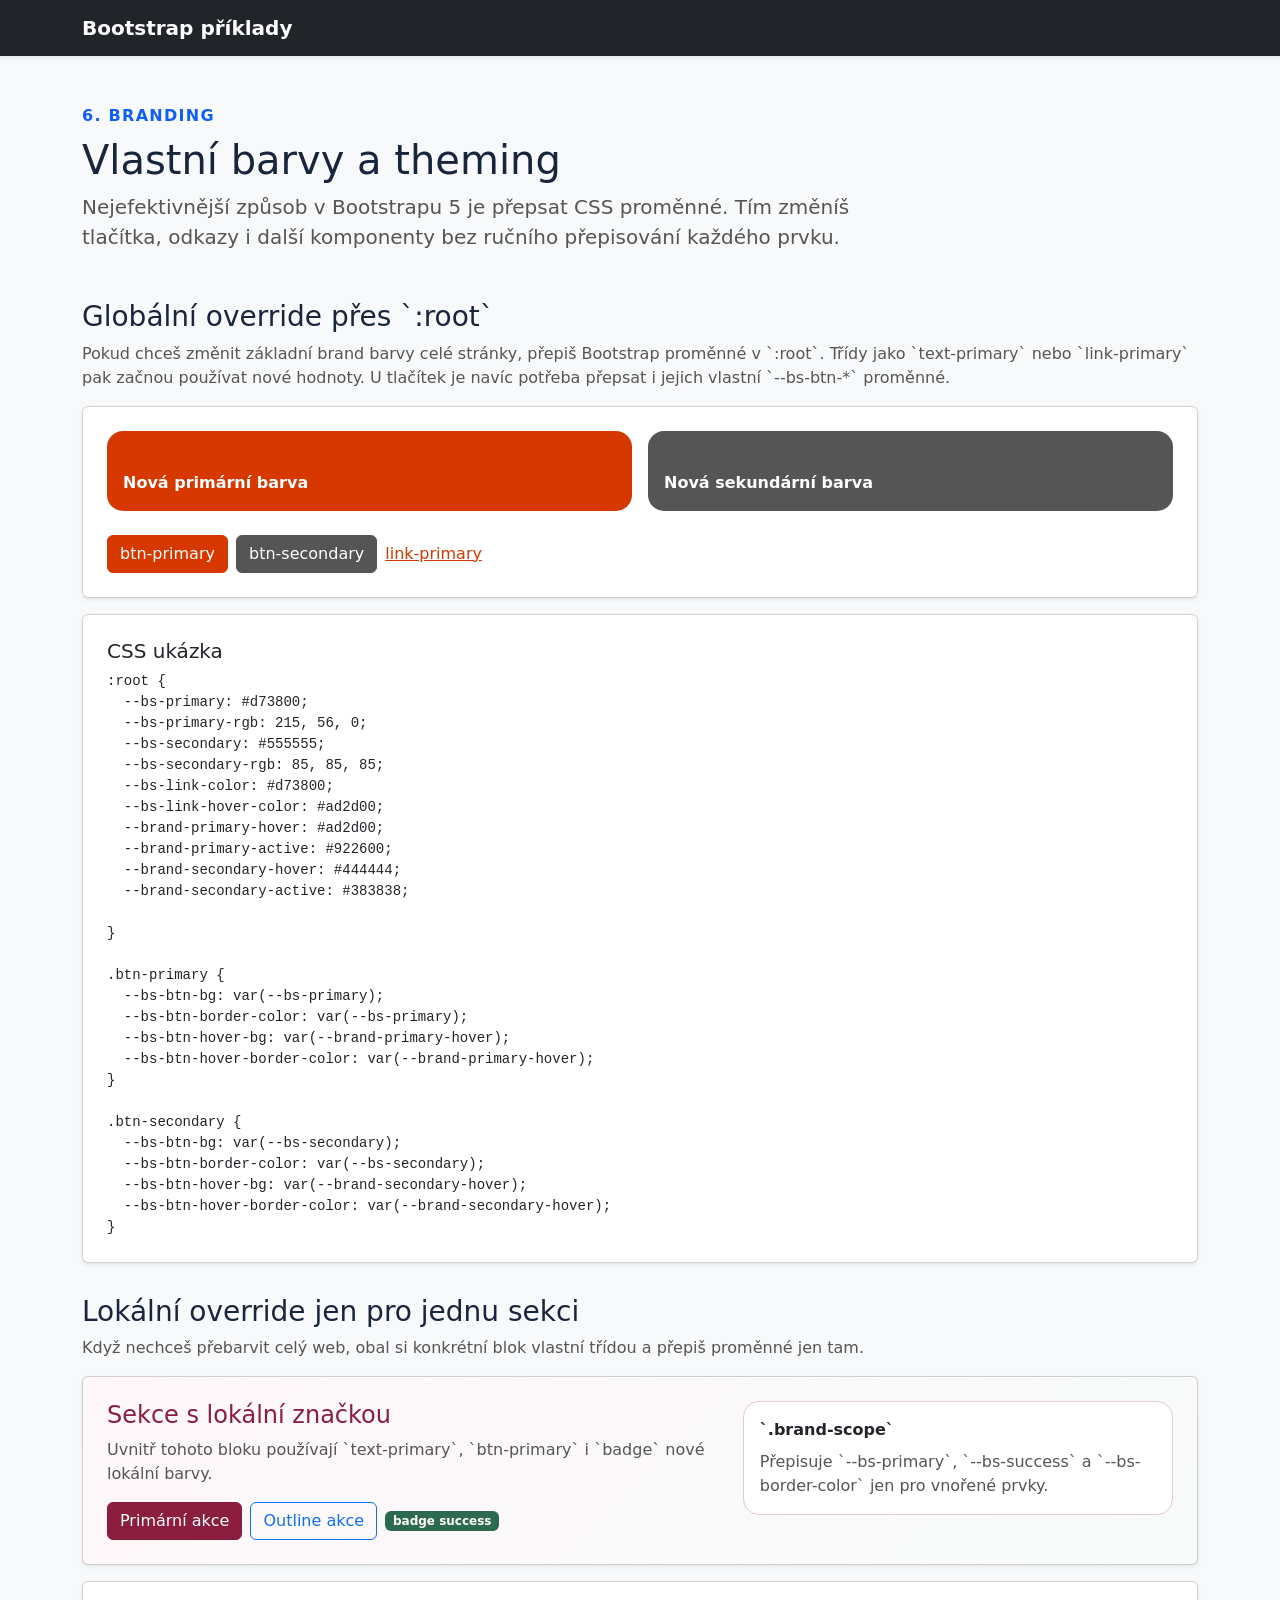
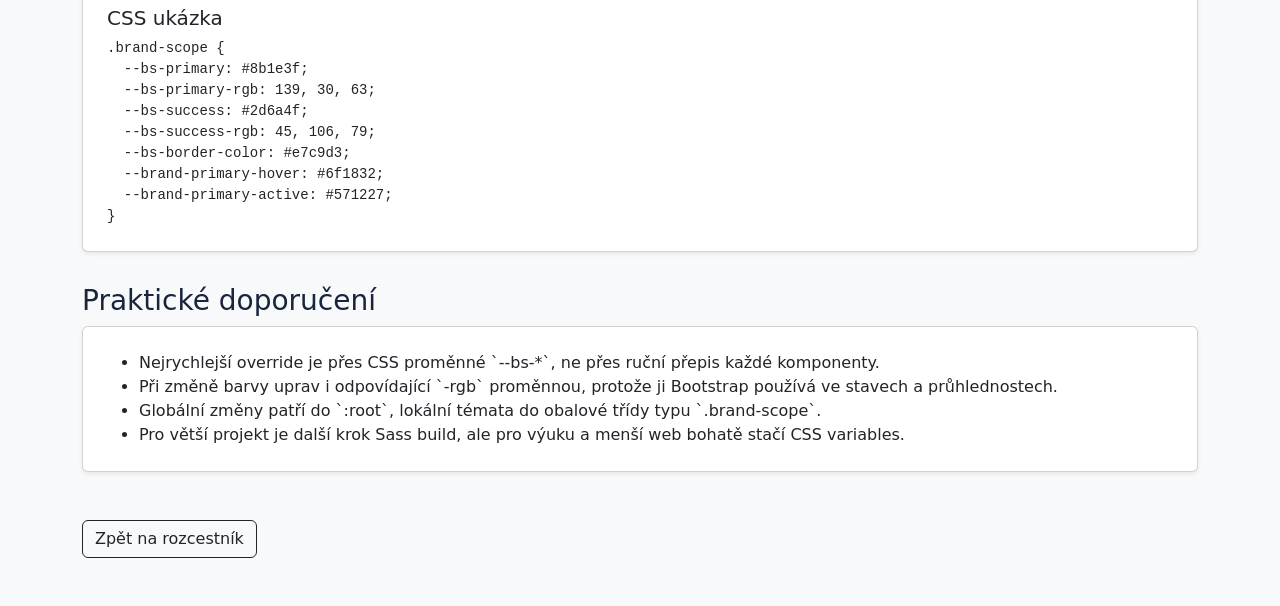
<file: 06-brand-theming.html>
<!doctype html>
<html lang="cs">
  <head>
    <meta charset="utf-8">
    <meta name="viewport" content="width=device-width, initial-scale=1">
    <title>Bootstrap - vlastní barvy a theming</title>
    <link
      href="https://cdn.jsdelivr.net/npm/bootstrap@5.3.8/dist/css/bootstrap.min.css"
      rel="stylesheet"
    >
    <link rel="stylesheet" href="./styles.css">
    <style>
      :root {
        --bs-primary: #d73800;
        --bs-primary-rgb: 215, 56, 0;
        --bs-secondary: #555555;
        --bs-secondary-rgb: 85, 85, 85;
        --bs-link-color: #d73800;
        --bs-link-hover-color: #ad2d00;
        --brand-primary-hover: #ad2d00;
        --brand-primary-active: #922600;
        --brand-secondary-hover: #444444;
        --brand-secondary-active: #383838;
      }

      .btn-primary {
        --bs-btn-bg: var(--bs-primary);
        --bs-btn-border-color: var(--bs-primary);
        --bs-btn-hover-bg: var(--brand-primary-hover);
        --bs-btn-hover-border-color: var(--brand-primary-hover);
        --bs-btn-active-bg: var(--brand-primary-active);
        --bs-btn-active-border-color: var(--brand-primary-active);
        --bs-btn-disabled-bg: var(--bs-primary);
        --bs-btn-disabled-border-color: var(--bs-primary);
      }

      .btn-secondary {
        --bs-btn-bg: var(--bs-secondary);
        --bs-btn-border-color: var(--bs-secondary);
        --bs-btn-hover-bg: var(--brand-secondary-hover);
        --bs-btn-hover-border-color: var(--brand-secondary-hover);
        --bs-btn-active-bg: var(--brand-secondary-active);
        --bs-btn-active-border-color: var(--brand-secondary-active);
        --bs-btn-disabled-bg: var(--bs-secondary);
        --bs-btn-disabled-border-color: var(--bs-secondary);
      }

      .brand-scope {
        --bs-primary: #8b1e3f;
        --bs-primary-rgb: 139, 30, 63;
        --bs-success: #2d6a4f;
        --bs-success-rgb: 45, 106, 79;
        --bs-border-color: #e7c9d3;
        --brand-primary-hover: #6f1832;
        --brand-primary-active: #571227;
        --brand-secondary-hover: #444444;
        --brand-secondary-active: #383838;
      }

      .brand-preview {
        background: linear-gradient(135deg, #fff7f9, #f7fbfa);
      }

      .brand-chip {
        width: 100%;
        min-height: 5rem;
        padding: 1rem;
        border-radius: 1rem;
        color: #fff;
        display: flex;
        align-items: end;
        font-weight: 600;
      }

      .brand-chip-primary {
        background: var(--bs-primary);
      }

      .brand-chip-secondary {
        background: var(--bs-secondary);
      }
    </style>
  </head>
  <body class="bg-body-tertiary">
    <nav class="navbar navbar-expand-lg bg-dark navbar-dark shadow-sm">
      <div class="container">
        <a class="navbar-brand fw-semibold" href="./index.html">Bootstrap příklady</a>
      </div>
    </nav>

    <main class="py-5">
      <div class="container">
        <div class="page-intro">
          <p class="section-kicker">6. Branding</p>
          <h1>Vlastní barvy a theming</h1>
          <p class="lead text-secondary mb-0">
            Nejefektivnější způsob v Bootstrapu 5 je přepsat CSS proměnné.
            Tím změníš tlačítka, odkazy i další komponenty bez ručního přepisování každého prvku.
          </p>
        </div>

        <section class="example-block">
          <h2 class="h3">Globální override přes `:root`</h2>
          <p class="text-secondary">
            Pokud chceš změnit základní brand barvy celé stránky, přepiš Bootstrap proměnné v `:root`.
            Třídy jako `text-primary` nebo `link-primary` pak začnou používat nové hodnoty.
            U tlačítek je navíc potřeba přepsat i jejich vlastní `--bs-btn-*` proměnné.
          </p>

          <div class="card shadow-sm">
            <div class="card-body p-4">
              <div class="row g-3">
                <div class="col-md-6">
                  <div class="brand-chip brand-chip-primary">Nová primární barva</div>
                </div>
                <div class="col-md-6">
                  <div class="brand-chip brand-chip-secondary">Nová sekundární barva</div>
                </div>
              </div>

              <div class="d-flex flex-wrap gap-2 mt-4">
                <button class="btn btn-primary">btn-primary</button>
                <button class="btn btn-secondary">btn-secondary</button>
                <a class="link-primary align-self-center" href="./index.html">link-primary</a>
              </div>
            </div>
          </div>

          <div class="card shadow-sm mt-3">
            <div class="card-body p-4">
              <h3 class="h5">CSS ukázka</h3>
              <pre class="mb-0"><code>:root {
  --bs-primary: #d73800;
  --bs-primary-rgb: 215, 56, 0;
  --bs-secondary: #555555;
  --bs-secondary-rgb: 85, 85, 85;
  --bs-link-color: #d73800;
  --bs-link-hover-color: #ad2d00;
  --brand-primary-hover: #ad2d00;
  --brand-primary-active: #922600;
  --brand-secondary-hover: #444444;
  --brand-secondary-active: #383838;

}

.btn-primary {
  --bs-btn-bg: var(--bs-primary);
  --bs-btn-border-color: var(--bs-primary);
  --bs-btn-hover-bg: var(--brand-primary-hover);
  --bs-btn-hover-border-color: var(--brand-primary-hover);
}

.btn-secondary {
  --bs-btn-bg: var(--bs-secondary);
  --bs-btn-border-color: var(--bs-secondary);
  --bs-btn-hover-bg: var(--brand-secondary-hover);
  --bs-btn-hover-border-color: var(--brand-secondary-hover);
}</code></pre>
            </div>
          </div>
        </section>

        <section class="example-block">
          <h2 class="h3">Lokální override jen pro jednu sekci</h2>
          <p class="text-secondary">
            Když nechceš přebarvit celý web, obal si konkrétní blok vlastní třídou
            a přepiš proměnné jen tam.
          </p>

          <div class="card shadow-sm brand-scope brand-preview">
            <div class="card-body p-4">
              <div class="row g-4">
                <div class="col-lg-7">
                  <h3 class="h4 text-primary">Sekce s lokální značkou</h3>
                  <p class="text-secondary">
                    Uvnitř tohoto bloku používají `text-primary`, `btn-primary`
                    i `badge` nové lokální barvy.
                  </p>
                  <div class="d-flex flex-wrap gap-2">
                    <button class="btn btn-primary">Primární akce</button>
                    <button class="btn btn-outline-primary">Outline akce</button>
                    <span class="badge text-bg-success align-self-center">badge success</span>
                  </div>
                </div>
                <div class="col-lg-5">
                  <div class="p-3 rounded-4 border bg-white">
                    <p class="mb-2 fw-semibold">`.brand-scope`</p>
                    <p class="mb-0 text-secondary">
                      Přepisuje `--bs-primary`, `--bs-success` a `--bs-border-color`
                      jen pro vnořené prvky.
                    </p>
                  </div>
                </div>
              </div>
            </div>
          </div>

          <div class="card shadow-sm mt-3">
            <div class="card-body p-4">
              <h3 class="h5">CSS ukázka</h3>
              <pre class="mb-0"><code>.brand-scope {
  --bs-primary: #8b1e3f;
  --bs-primary-rgb: 139, 30, 63;
  --bs-success: #2d6a4f;
  --bs-success-rgb: 45, 106, 79;
  --bs-border-color: #e7c9d3;
  --brand-primary-hover: #6f1832;
  --brand-primary-active: #571227;
}</code></pre>
            </div>
          </div>
        </section>

        <section class="example-block">
          <h2 class="h3">Praktické doporučení</h2>
          <div class="card shadow-sm">
            <div class="card-body p-4">
              <ul class="mb-0">
                <li>Nejrychlejší override je přes CSS proměnné `--bs-*`, ne přes ruční přepis každé komponenty.</li>
                <li>Při změně barvy uprav i odpovídající `-rgb` proměnnou, protože ji Bootstrap používá ve stavech a průhlednostech.</li>
                <li>Globální změny patří do `:root`, lokální témata do obalové třídy typu `.brand-scope`.</li>
                <li>Pro větší projekt je další krok Sass build, ale pro výuku a menší web bohatě stačí CSS variables.</li>
              </ul>
            </div>
          </div>
        </section>

        <div class="mt-5">
          <a class="btn btn-outline-dark" href="./index.html">Zpět na rozcestník</a>
        </div>
      </div>
    </main>
  </body>
</html>
</file>
<file: styles.css>
:root {
  --demo-primary: #0f5ef7;
  --demo-ink: #18253d;
  --demo-soft: #eef3ff;
  --demo-accent: #dce7ff;
}

html {
  scroll-behavior: smooth;
}

body {
  color: var(--demo-ink);
}

.hero-section {
  background:
    radial-gradient(circle at top right, rgba(15, 94, 247, 0.16), transparent 28%),
    linear-gradient(180deg, #ffffff 0%, #f5f8ff 100%);
}

.section-heading {
  max-width: 48rem;
  margin-bottom: 2rem;
}

.page-intro {
  max-width: 48rem;
  margin-bottom: 3rem;
}

.section-kicker {
  margin-bottom: 0.5rem;
  color: var(--demo-primary);
  font-weight: 700;
  letter-spacing: 0.08em;
  text-transform: uppercase;
}

.demo-card {
  background: linear-gradient(180deg, #ffffff 0%, #f4f7ff 100%);
}

.demo-box,
.grid-demo {
  padding: 1rem;
  border: 1px dashed rgba(15, 94, 247, 0.35);
  border-radius: 1rem;
  background: var(--demo-soft);
}

.demo-box-fluid {
  background: linear-gradient(90deg, #dce7ff, #eef8ff);
}

.grid-demo {
  min-height: 4.5rem;
  display: flex;
  align-items: center;
  justify-content: center;
  text-align: center;
  font-weight: 600;
}

.grid-demo-accent {
  background: #dff7ec;
  border-color: rgba(23, 135, 84, 0.35);
}

.grid-demo-tall {
  min-height: 7rem;
}

.example-block + .example-block {
  margin-top: 2rem;
}

.example-block {
  margin-bottom: 2rem;
}

.table {
  background: white;
}
</file>
